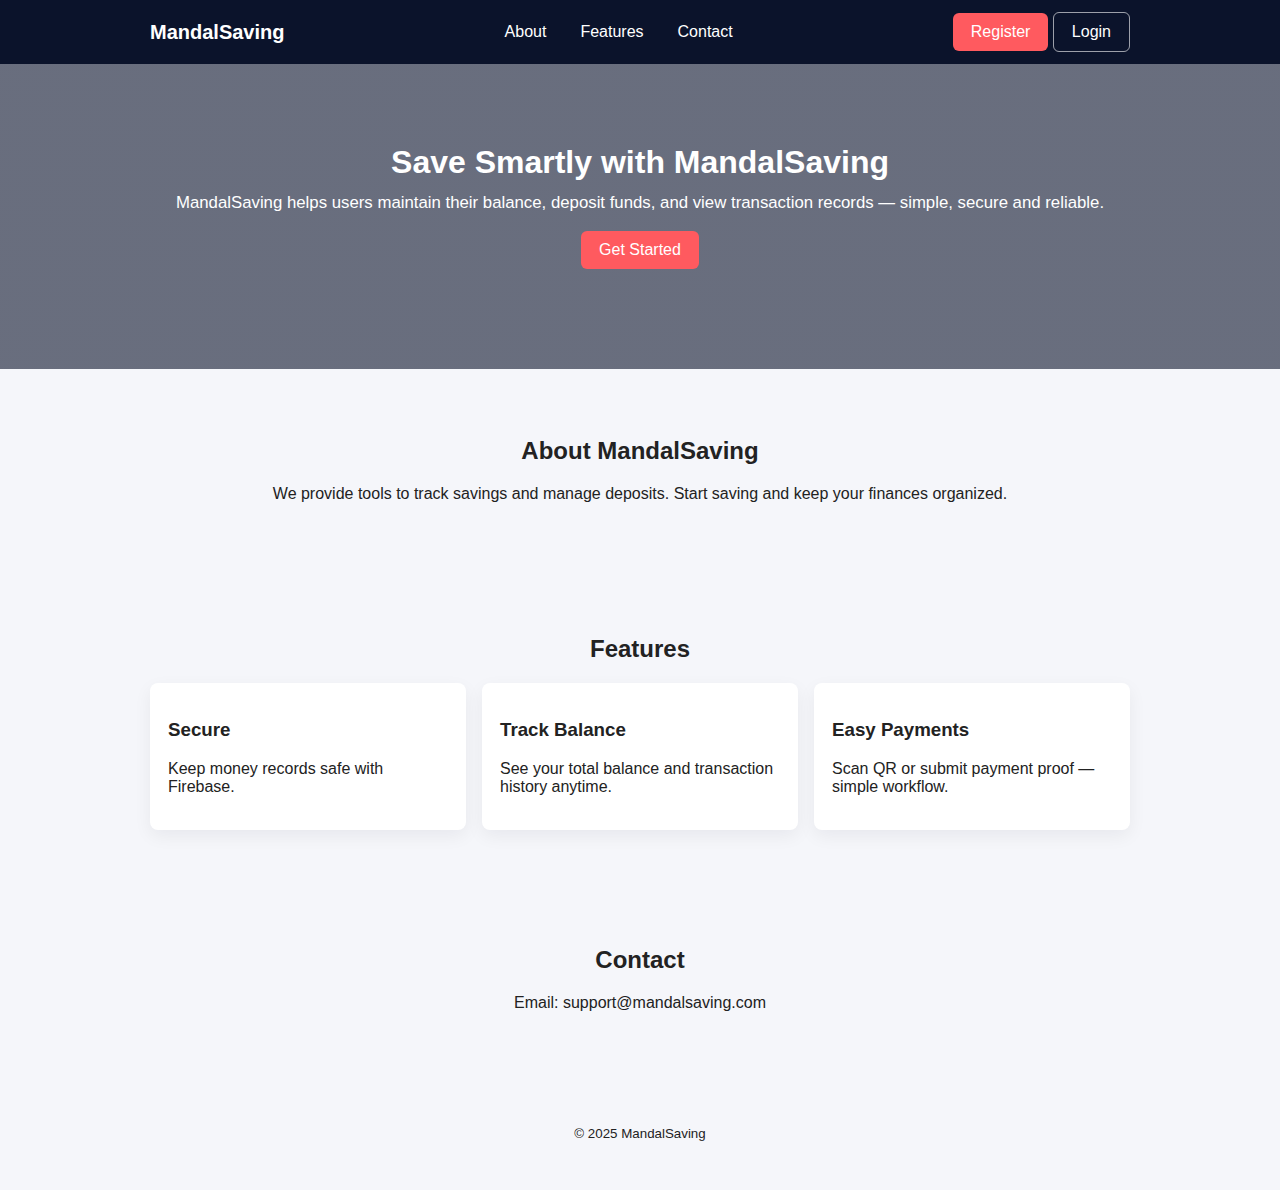
<file: index.html>
<!DOCTYPE html>
<html>
<head>
  <meta charset="utf-8" />
  <title>MandalSaving - Home</title>
  <meta name="viewport" content="width=device-width,initial-scale=1" />
  <link rel="stylesheet" href="style.css" />
</head>
<body>
  <nav>
    <div class="navinner">
      <div class="logo">MandalSaving</div>
      <ul>
        <li><a href="#about">About</a></li>
        <li><a href="#features">Features</a></li>
        <li><a href="#contact">Contact</a></li>
      </ul>
      <div>
        <a class="btn" href="register.html">Register</a>
        <a class="btn btn-outline" href="login.html">Login</a>
      </div>
    </div>
  </nav>

  <section class="hero" id="home">
    <div class="container">
      <h1>Save Smartly with MandalSaving</h1>
      <p>MandalSaving helps users maintain their balance, deposit funds, and view transaction records — simple, secure and reliable.</p>
      <a class="btn" href="register.html">Get Started</a>
    </div>
  </section>

  <section id="about" class="section">
    <div class="container">
      <h2>About MandalSaving</h2>
      <p>We provide tools to track savings and manage deposits. Start saving and keep your finances organized.</p>
    </div>
  </section>

  <section id="features" class="section">
    <div class="container">
      <h2>Features</h2>
      <div class="features-grid">
        <div class="card"><h3>Secure</h3><p>Keep money records safe with Firebase.</p></div>
        <div class="card"><h3>Track Balance</h3><p>See your total balance and transaction history anytime.</p></div>
        <div class="card"><h3>Easy Payments</h3><p>Scan QR or submit payment proof — simple workflow.</p></div>
      </div>
    </div>
  </section>

  <section id="contact" class="section">
    <div class="container">
      <h2>Contact</h2>
      <p>Email: support@mandalsaving.com</p>
    </div>
  </section>

  <footer class="section">
    <div class="container"><small>© 2025 MandalSaving</small></div>
  </footer>
</body>
</html>
</file>
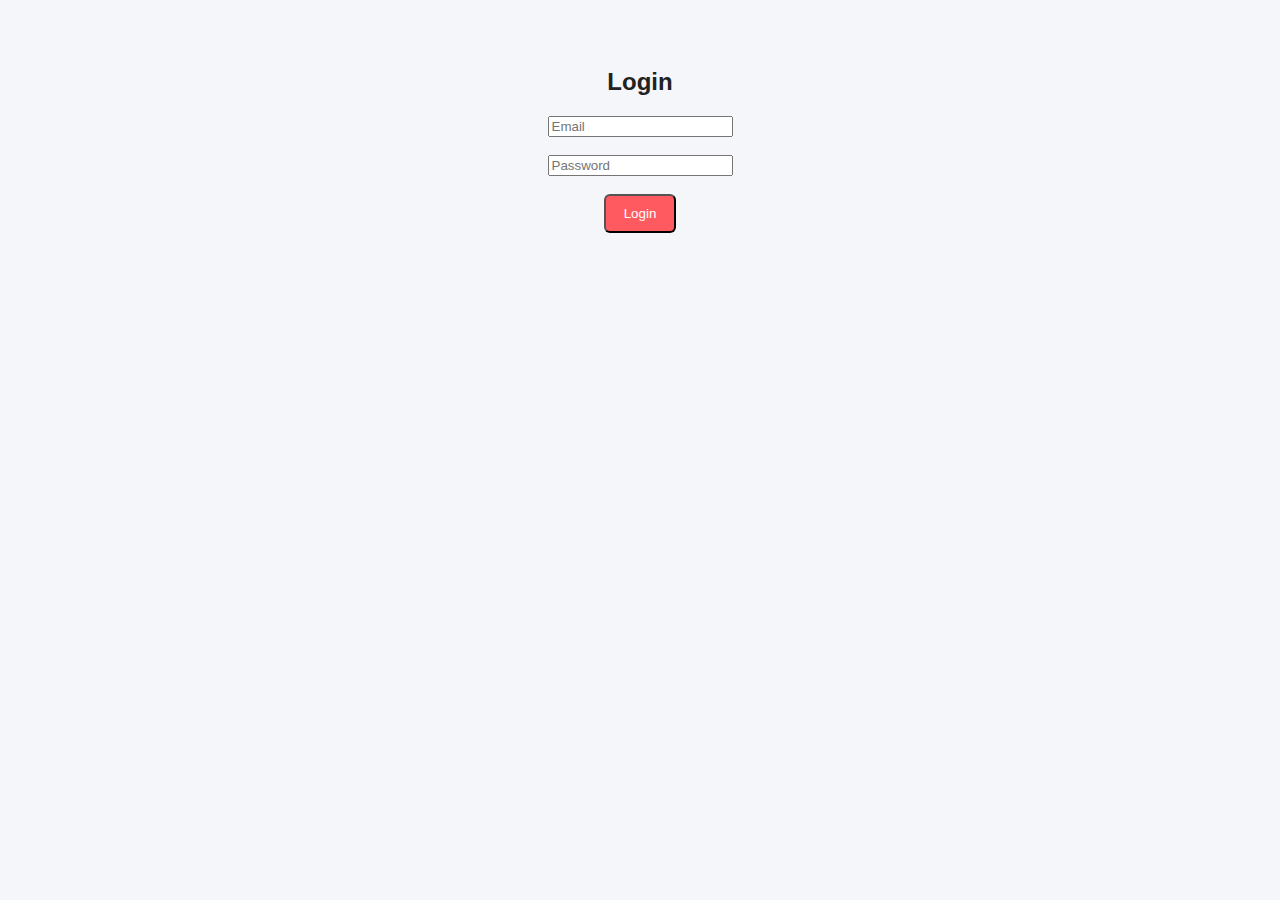
<file: login.html>
<!DOCTYPE html>
<html>
<head>
    <title>Login - MandalSaving</title>
    <link rel="stylesheet" href="style.css">
</head>
<body>
    <section class="section">
        <h2>Login</h2>
        <form>
            <input type="email" placeholder="Email" required><br><br>
            <input type="password" placeholder="Password" required><br><br>
            <button type="submit" class="btn btn-primary">Login</button>
        </form>
    </section>
</body>
</html>
</file>
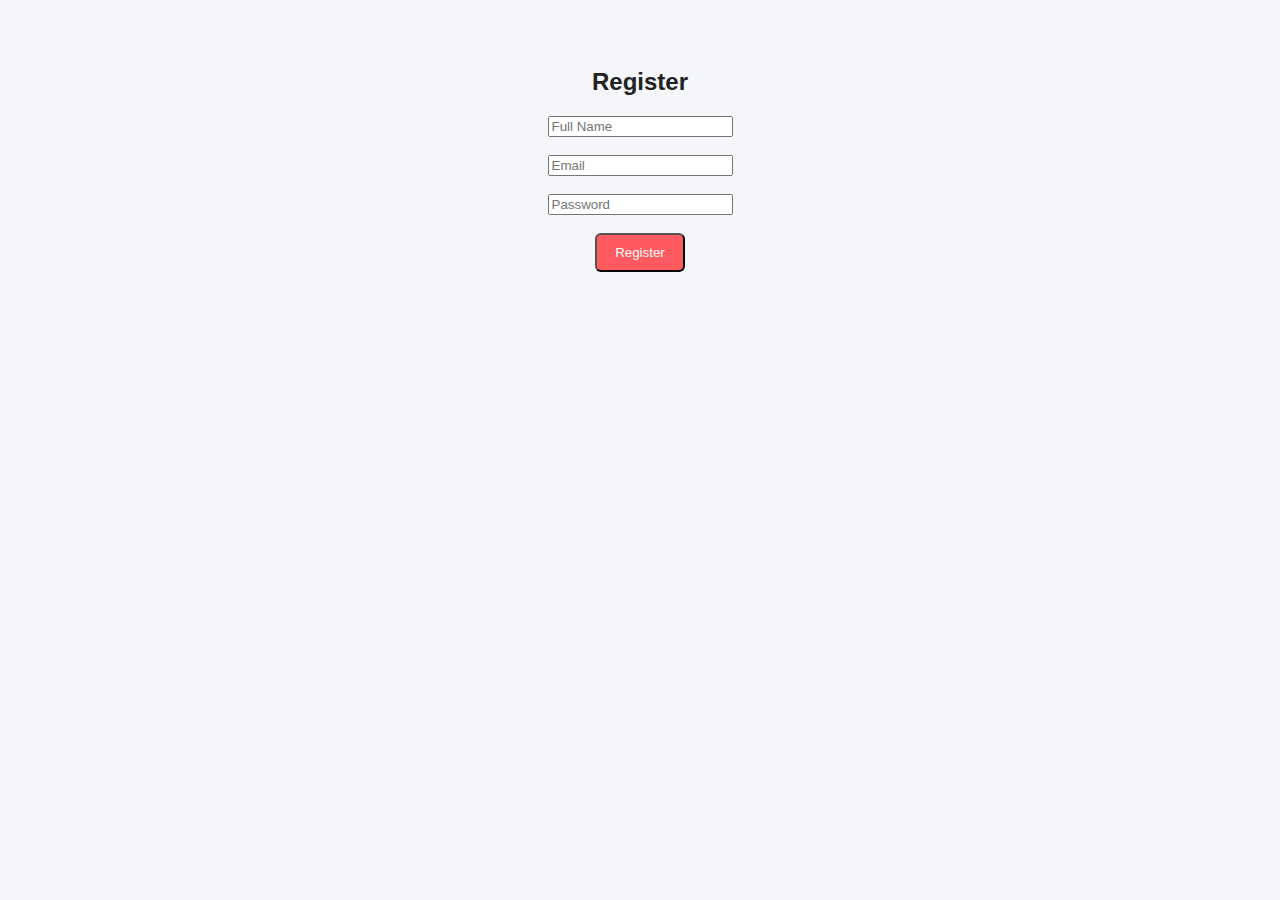
<file: register.html>
<!DOCTYPE html>
<html>
<head>
    <title>Register - MandalSaving</title>
    <link rel="stylesheet" href="style.css">
</head>
<body>
    <section class="section">
        <h2>Register</h2>
        <form>
            <input type="text" placeholder="Full Name" required><br><br>
            <input type="email" placeholder="Email" required><br><br>
            <input type="password" placeholder="Password" required><br><br>
            <button type="submit" class="btn btn-primary">Register</button>
        </form>
    </section>
</body>
</html>
</file>
<file: style.css>
/* style.css - shared styles */
* { box-sizing: border-box; }
body { margin:0; font-family: Arial, sans-serif; background:#f5f6fa; color:#222; }
.container { width: 92%; max-width: 980px; margin: 0 auto; }

/* nav */
nav { background: #0b132b; color: #fff; padding: 12px 0; position: sticky; top:0; z-index:10; }
nav .navinner { display:flex; align-items:center; justify-content:space-between; gap:10px; width:92%; max-width:980px; margin:0 auto; }
.logo { font-weight:700; font-size:20px; }
nav ul { list-style:none; display:flex; gap:14px; margin:0; padding:0; }
nav a { color:#fff; text-decoration:none; padding:8px 10px; border-radius:6px; }
nav a:hover { background: rgba(255,255,255,0.06); }

/* hero */
.hero { background: linear-gradient(0deg, rgba(11,19,43,0.6), rgba(11,19,43,0.6)), url('https://images.unsplash.com/photo-1559526324-593bc073d938?q=80&w=1600&auto=format&fit=crop&ixlib=rb-4.0.3&s=3f0f5f0b9b67a3b0b4c5f8a7b6c2d3e6') center/cover no-repeat; color:#fff; padding:80px 0 100px; text-align:center; }
.hero h1 { font-size:2rem; margin:0 0 12px; }
.hero p { margin:0 0 18px; font-size:1.05rem; }
.btn { display:inline-block; padding:10px 18px; border-radius:6px; text-decoration:none; color:#fff; background:#ff5a5f; }
.btn-outline { background:transparent; border:1px solid rgba(255,255,255,0.6); color:#fff; }

/* simple sections */
.section { padding:48px 0; text-align:center; }
.features-grid { display:grid; grid-template-columns:repeat(auto-fit,minmax(220px,1fr)); gap:16px; width:100%; max-width:980px; margin:20px auto 0; }
.card { background:#fff; padding:18px; border-radius:8px; box-shadow:0 6px 18px rgba(14,20,40,0.06); text-align:left; }

/* forms */
.form-card { width:100%; max-width:420px; margin: 18px auto; background:#fff; padding:20px; border-radius:8px; box-shadow:0 12px 30px rgba(10,20,50,0.06); }
.form-card input, .form-card button, .form-card textarea {
  width:100%; padding:10px; margin:10px 0; border-radius:6px; border:1px solid #ddd; font-size:15px;
}
.form-card button { background:#0b6cff; color:#fff; border:none; cursor:pointer; }
.form-row { display:flex; gap:10px; }

/* dashboard */
.profile-box { display:flex; gap:16px; align-items:center; justify-content:center; flex-wrap:wrap; margin-top:18px; }
.profile-item { background:#fff; padding:14px; border-radius:8px; min-width:220px; box-shadow:0 8px 20px rgba(10,20,50,0.05); }

/* responsive */
@media (max-width:720px){
  .hero { padding:60px 12px; }
  nav .navinner { width:94%; }
  nav ul { display:none; } /* keep simple for now */
}
</file>
